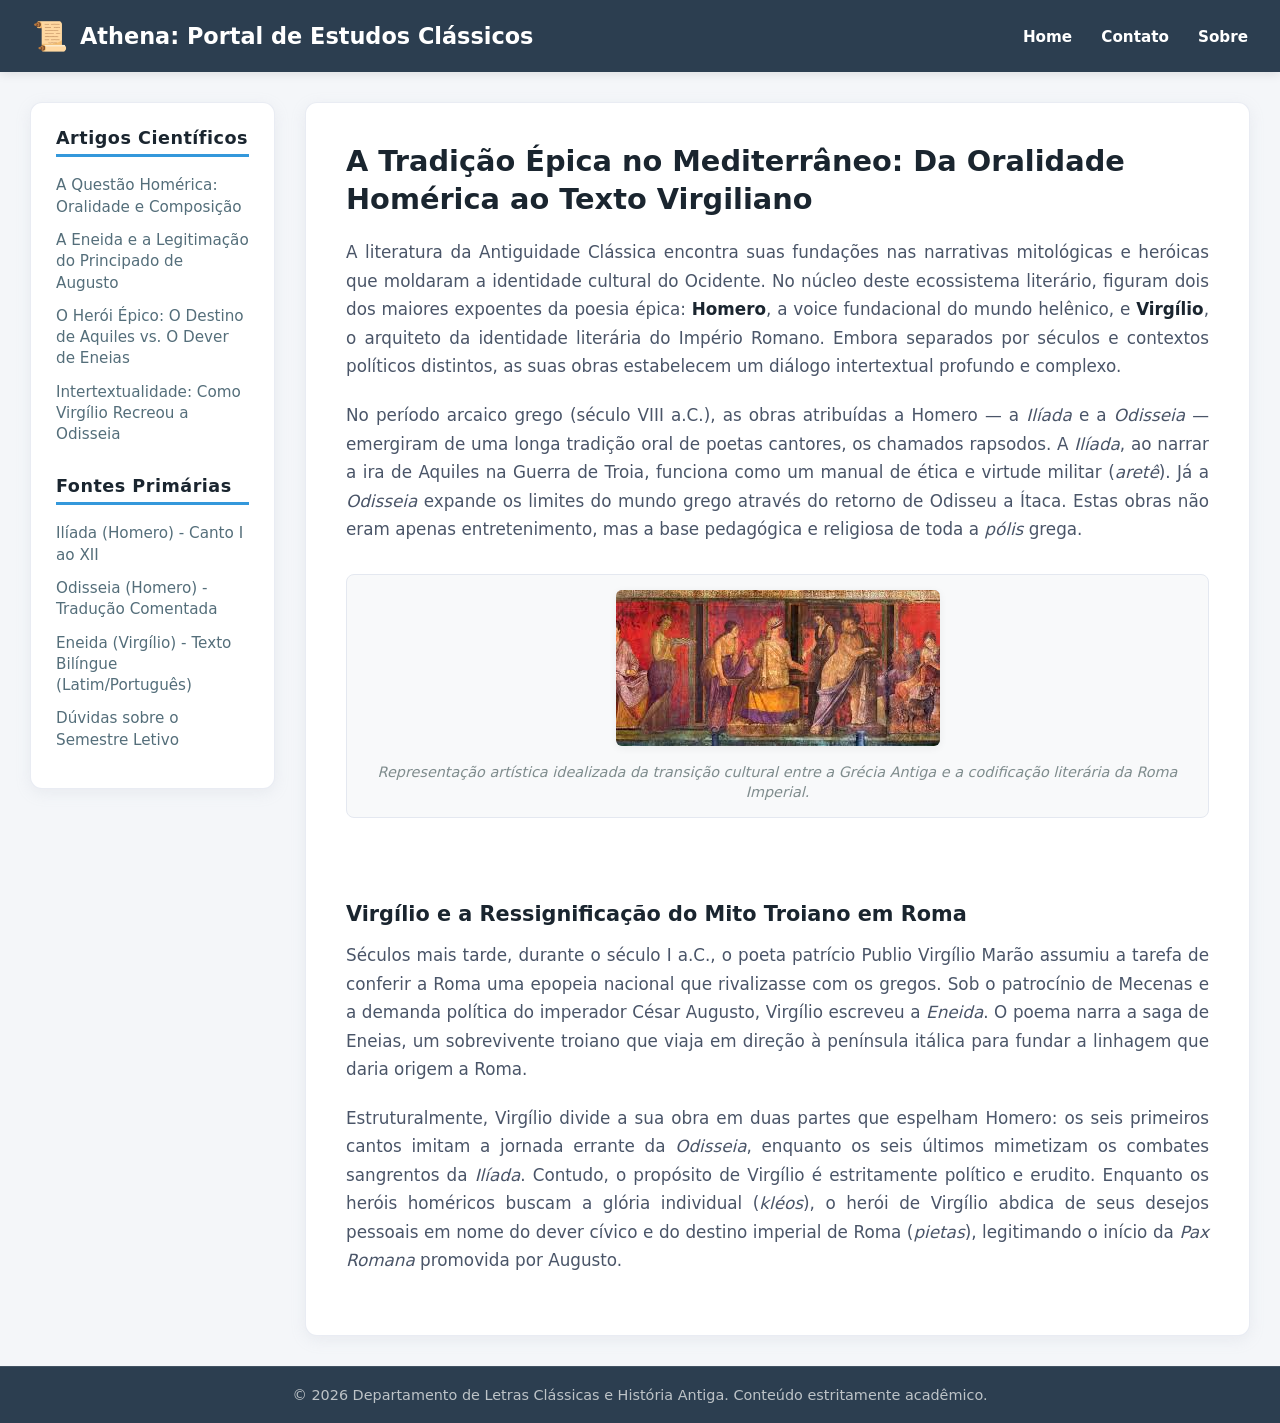
<file: index.html>
<!DOCTYPE html>
<html lang="pt-BR">
<head>
    <meta charset="UTF-8">
    <meta name="viewport" content="width=device-width, initial-scale=1.0">
    <title>Estudos Épicos: Homero e Virgílio - Portal Acadêmico</title>
    <link rel="stylesheet" href="estilos/layout.css">
</head>
<body>

    <header>
        <h1>
            <span>📜</span> Athena: Portal de Estudos Clássicos
        </h1>
        <nav>
            <a href="#">Home</a>
            <a href="paginas/contato.html">Contato</a>
            <a href="paginas/sobre.html">Sobre</a>
        </nav>
    </header>

    <aside>
        <h3>Artigos Científicos</h3>
        <ul>
            <li><a href="#">A Questão Homérica: Oralidade e Composição</a></li>
            <li><a href="#">A Eneida e a Legitimação do Principado de Augusto</a></li>
            <li><a href="#">O Herói Épico: O Destino de Aquiles vs. O Dever de Eneias</a></li>
            <li><a href="#">Intertextualidade: Como Virgílio Recreou a Odisseia</a></li>
        </ul>
        <br>
        <h3>Fontes Primárias</h3>
        <ul>
            <li><a href="#">Ilíada (Homero) - Canto I ao XII</a></li>
            <li><a href="#">Odisseia (Homero) - Tradução Comentada</a></li>
            <li><a href="#">Eneida (Virgílio) - Texto Bilíngue (Latim/Português)</a></li>
            <li><a href="paginas/contato.html">Dúvidas sobre o Semestre Letivo</a></li>
        </ul>
    </aside>

    <main>
        <section>
            <article>
                <h2>A Tradição Épica no Mediterrâneo: Da Oralidade Homérica ao Texto Virgiliano</h2>
                
                <p>A literatura da Antiguidade Clássica encontra suas fundações nas narrativas mitológicas e heróicas que moldaram a identidade cultural do Ocidente. No núcleo deste ecossistema literário, figuram dois dos maiores expoentes da poesia épica: <strong>Homero</strong>, a voice fundacional do mundo helênico, e <strong>Virgílio</strong>, o arquiteto da identidade literária do Império Romano. Embora separados por séculos e contextos políticos distintos, as suas obras estabelecem um diálogo intertextual profundo e complexo.</p>
                
                <p>No período arcaico grego (século VIII a.C.), as obras atribuídas a Homero — a <em>Ilíada</em> e a <em>Odisseia</em> — emergiram de uma longa tradição oral de poetas cantores, os chamados rapsodos. A <em>Ilíada</em>, ao narrar a ira de Aquiles na Guerra de Troia, funciona como um manual de ética e virtude militar (<em>aretê</em>). Já a <em>Odisseia</em> expande os limites do mundo grego através do retorno de Odisseu a Ítaca. Estas obras não eram apenas entretenimento, mas a base pedagógica e religiosa de toda a <em>pólis</em> grega.</p>
                
                <figure>
                    <img src="./midias/arte.jfif" alt="Busto clássico em mármore na Itália">
                    <figcaption>Representação artística idealizada da transição cultural entre a Grécia Antiga e a codificação literária da Roma Imperial.</figcaption>
                </figure>
                <br>
                <h3>Virgílio e a Ressignificação do Mito Troiano em Roma</h3>
                <p>Séculos mais tarde, durante o século I a.C., o poeta patrício Publio Virgílio Marão assumiu a tarefa de conferir a Roma uma epopeia nacional que rivalizasse com os gregos. Sob o patrocínio de Mecenas e a demanda política do imperador César Augusto, Virgílio escreveu a <em>Eneida</em>. O poema narra a saga de Eneias, um sobrevivente troiano que viaja em direção à península itálica para fundar a linhagem que daria origem a Roma.</p>
                
                <p>Estruturalmente, Virgílio divide a sua obra em duas partes que espelham Homero: os seis primeiros cantos imitam a jornada errante da <em>Odisseia</em>, enquanto os seis últimos mimetizam os combates sangrentos da <em>Ilíada</em>. Contudo, o propósito de Virgílio é estritamente político e erudito. Enquanto os heróis homéricos buscam a glória individual (<em>kléos</em>), o herói de Virgílio abdica de seus desejos pessoais em nome do dever cívico e do destino imperial de Roma (<em>pietas</em>), legitimando o início da <em>Pax Romana</em> promovida por Augusto.</p>
            </article>
        </section>
    </main>

    <footer>
        <p>&copy; 2026 Departamento de Letras Clássicas e História Antiga. Conteúdo estritamente acadêmico.</p>
    </footer>

</body>
</html>
</file>
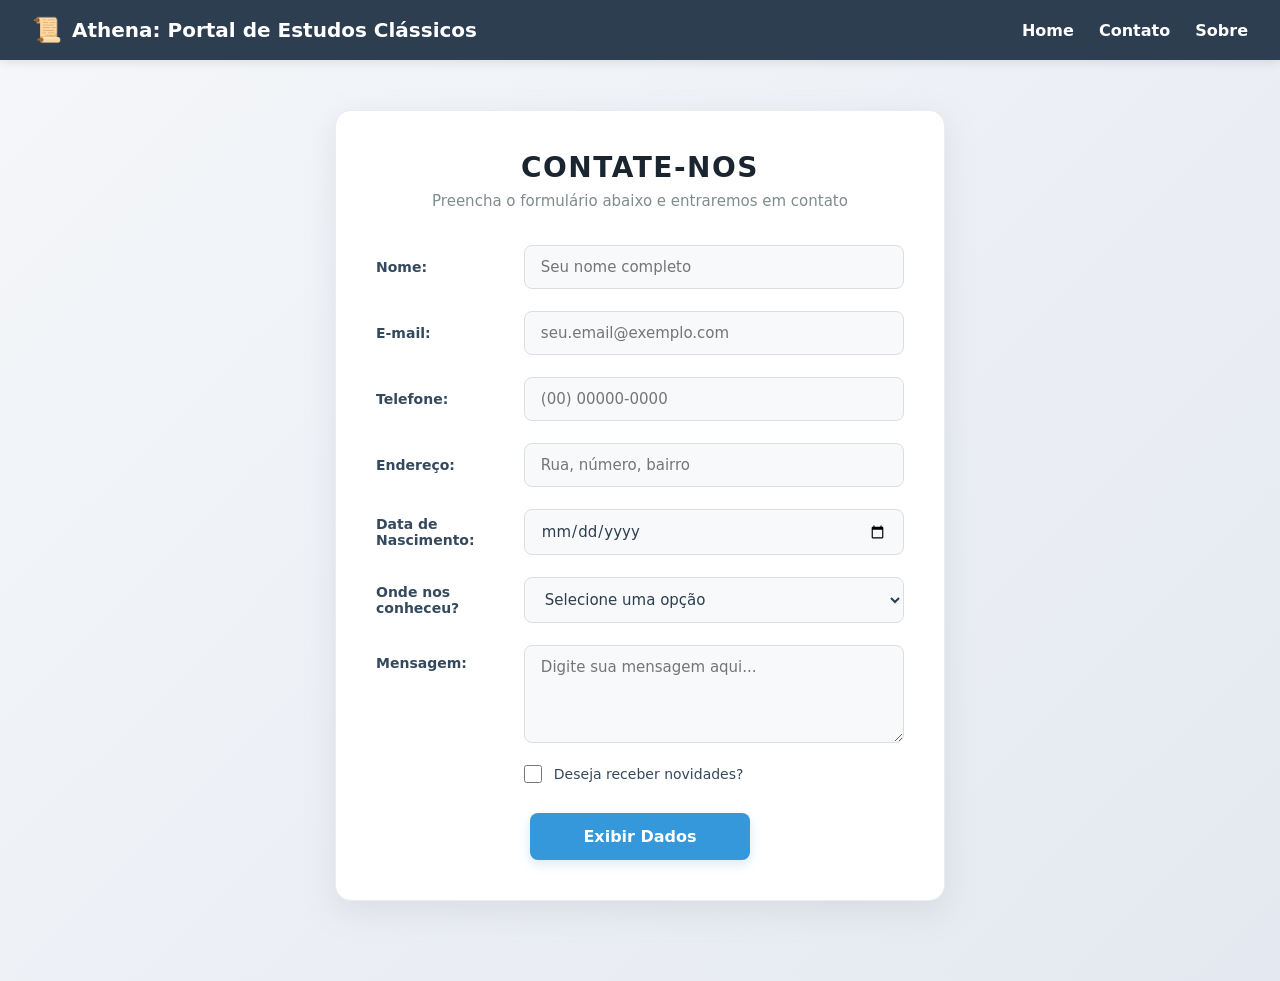
<file: paginas/contato.html>
<!DOCTYPE html>
<html lang="pt-BR">
<head>
    <meta charset="UTF-8">
    <meta name="viewport" content="width=device-width, initial-scale=1.0">
    <title>Contato - Portal Athena</title>
    <link rel="stylesheet" href="../estilos/style.css">
</head>
<body>

    <header>
        <hgroup>
            <span>📜</span>
            <h1>Athena: Portal de Estudos Clássicos</h1>
        </hgroup>
        <nav>
            <a href="../index.html">Home</a>
            <a href="#">Contato</a>
            <a href="sobre.html">Sobre</a>
        </nav>
    </header>

    <main>
        <section class="form-section">
            <h2>CONTATE-NOS</h2>
            <p class="subtitle">Preencha o formulário abaixo e entraremos em contato</p>

            <form id="contactForm">
                <fieldset>
                    <label for="nome">Nome:</label>
                    <input type="text" id="nome" required placeholder="Seu nome completo">
                </fieldset>

                <fieldset>
                    <label for="email">E-mail:</label>
                    <input type="email" id="email" required placeholder="seu.email@exemplo.com">
                </fieldset>

                <fieldset>
                    <label for="telefone">Telefone:</label>
                    <input type="tel" id="telefone" required placeholder="(00) 00000-0000">
                </fieldset>

                <fieldset>
                    <label for="endereco">Endereço:</label>
                    <input type="text" id="endereco" required placeholder="Rua, número, bairro">
                </fieldset>

                <fieldset>
                    <label for="nascimento">Data de Nascimento:</label>
                    <input type="date" id="nascimento" required>
                </fieldset>

                <fieldset>
                    <label for="origem">Onde nos conheceu?</label>
                    <select id="origem" required>
                        <option value="" disabled selected>Selecione uma opção</option>
                        <option value="Google / Busca">Google / Busca</option>
                        <option value="Redes Sociais">Redes Sociais</option>
                        <option value="Indicação de Amigo">Indicação de Amigo</option>
                        <option value="Outros">Outros</option>
                    </select>
                </fieldset>

                <fieldset>
                    <label for="mensagem">Mensagem:</label>
                    <textarea id="mensagem" rows="4" required placeholder="Digite sua mensagem aqui..."></textarea>
                </fieldset>

                <fieldset class="checkbox-group">
                    <input type="checkbox" id="novidades">
                    <label for="novidades">Deseja receber novidades?</label>
                </fieldset>

                <button type="submit" id="btnExibir">Exibir Dados</button>
            </form>
        </section>

        <section id="confirmacaoSection" class="confirm-section hidden">
            <h3>Confirmação dos Dados</h3>
            <p>Por favor, verifique se todas as informações estão corretas antes de enviar:</p>
            
            <output id="dadosInseridos">
                </output>

            <p class="action-buttons">
                <button type="button" id="btnConfirmar" class="btn-success">Confirmar e Enviar</button>
            </p>
        </section>
    </main>

    <script src="../js/script.js"></script>
</body>
</html>
</file>
<file: estilos/layout.css>
/* ==========================================================================
   Reset Básico e Estilos Gerais
   ========================================================================== */
   * {
    margin: 0;
    padding: 0;
    box-sizing: border-box;
    font-family: 'Segoe UI', system-ui, -apple-system, sans-serif;
}

body {
    background-color: #f4f6f9;
    color: #2c3e50;
    display: grid;
    /* Define o topo auto, o meio com 2 colunas (aside fixa e main flexível) e o rodapé auto */
    grid-template-rows: auto 1fr auto;
    grid-template-columns: 290px 1fr;
    min-height: 100vh;
}

/* ==========================================================================
   Header e Navegação (Compatível com Index e Sobre)
   ========================================================================== */
header {
    background-color: #2c3e50;
    color: white;
    padding: 1.2rem 2rem;
    display: flex;
    justify-content: space-between;
    align-items: center;
    grid-column: 1 / -1; /* Ocupa toda a largura do topo */
    box-shadow: 0 2px 10px rgba(0, 0, 0, 0.1);
}

/* Suporte para hgroup (sobre.html) e h1 direto (index.html) */
header h1, header hgroup {
    display: flex;
    align-items: center;
    gap: 12px;
}

header h1 {
    font-size: 1.4rem;
    font-weight: 600;
    color: #ffffff;
}

header hgroup h1 {
    font-size: 1.4rem;
}

header span {
    font-size: 1.8rem;
    display: inline-block;
}

nav a {
    color: white;
    text-decoration: none;
    margin-left: 24px;
    font-weight: 600;
    font-size: 0.95rem;
    transition: color 0.2s ease, transform 0.2s ease;
}

nav a:hover {
    color: #3498db;
}

/* ==========================================================================
   Layout de Colunas Intermediárias
   ========================================================================== */
body > aside {
    grid-column: 1;
    margin: 30px 15px 30px 30px; /* Margens elegantes separando as caixas */
}

body > main {
    grid-column: 2;
    margin: 30px 30px 30px 15px;
}

/* ==========================================================================
   Sidebar Esquerda (Aside)
   ========================================================================== */
aside {
    background-color: white;
    padding: 25px;
    border-radius: 12px;
    box-shadow: 0 4px 15px rgba(166, 173, 185, 0.15);
    height: fit-content;
    border: 1px solid rgba(228, 232, 240, 0.8);
}

aside h3 {
    margin-bottom: 18px;
    color: #1a252f;
    border-bottom: 3px solid #3498db;
    padding-bottom: 6px;
    font-size: 1.1rem;
    font-weight: 700;
    letter-spacing: 0.5px;
}

aside ul {
    list-style: none;
}

aside ul li {
    margin-bottom: 12px;
}

aside ul li a {
    color: #546e7a;
    text-decoration: none;
    font-size: 0.95rem;
    line-height: 1.4;
    display: block;
    transition: all 0.2s ease;
}

aside ul li a:hover {
    color: #3498db;
    transform: translateX(3px);
}

/* ==========================================================================
   Conteúdo Principal (Main e Artigos)
   ========================================================================== */
main {
    background-color: white;
    padding: 40px;
    border-radius: 12px;
    box-shadow: 0 4px 15px rgba(166, 173, 185, 0.15);
    border: 1px solid rgba(228, 232, 240, 0.8);
}

article h2 {
    color: #1a252f;
    font-size: 1.8rem;
    margin-bottom: 20px;
    font-weight: 700;
    line-height: 1.3;
}

article h3 {
    color: #1a252f;
    font-size: 1.3rem;
    margin-top: 35px;
    margin-bottom: 15px;
    font-weight: 600;
}

article p {
    font-size: 1.05rem;
    line-height: 1.7;
    margin-bottom: 20px;
    color: #4a5568;
    text-align: justify;
}

article strong {
    color: #1a252f;
}

article ul {
    margin-left: 20px;
    margin-bottom: 20px;
}

article ul li {
    font-size: 1.05rem;
    line-height: 1.6;
    color: #4a5568;
    margin-bottom: 10px;
}

/* ==========================================================================
   Estilização de Elementos de Mídia (Figure e Figcaption)
   ========================================================================== */
figure {
    background-color: #f8f9fa;
    padding: 15px;
    border-radius: 8px;
    text-align: center;
    margin: 30px 0;
    border: 1px solid #e4e8f0;
}

figure img {
    max-width: 100%;
    height: auto;
    border-radius: 6px;
    box-shadow: 0 2px 8px rgba(0,0,0,0.06);
}

figcaption {
    font-size: 0.9rem;
    color: #7f8c8d;
    margin-top: 12px;
    font-style: italic;
    line-height: 1.4;
}

/* ==========================================================================
   Rodapé (Footer)
   ========================================================================== */
footer {
    background-color: #2c3e50;
    color: #bdc3c7;
    text-align: center;
    padding: 20px;
    font-size: 0.9rem;
    grid-column: 1 / -1; /* Cruza todas as colunas no rodapé */
    border-top: 1px solid rgba(255,255,255,0.1);
}

/* ==========================================================================
   Responsividade (Tablets e Smartphones)
   ========================================================================== */
@media (max-width: 900px) {
    body {
        grid-template-columns: 1fr; /* Muda para apenas 1 coluna vertical */
        grid-template-rows: auto auto auto auto;
    }

    header {
        flex-direction: column;
        gap: 15px;
        text-align: center;
        padding: 1.5rem;
    }

    nav a {
        margin: 0 12px;
    }

    body > aside, body > main {
        grid-column: 1;
        width: auto;
        margin: 15px 20px;
    }

    body > aside {
        margin-top: 25px; /* Empurra o aside para baixo do header uniformemente */
    }
    
    main {
        padding: 25px;
    }
    
    article h2 {
        font-size: 1.5rem;
    }
}
</file>
<file: estilos/style.css>
/* ==========================================================================
   Configurações Gerais e Reset
   ========================================================================== */
   * {
    margin: 0;
    padding: 0;
    box-sizing: border-box;
    font-family: 'Segoe UI', system-ui, -apple-system, sans-serif;
}

body {
    background: linear-gradient(135deg, #f5f7fa 0%, #e4e8f0 100%);
    color: #2c3e50;
    min-height: 100vh;
    display: flex;
    flex-direction: column; /* Garante que o header fique no topo e o conteúdo abaixo */
}

/* ==========================================================================
   Componente de Cabeçalho (Header e Navegação)
   ========================================================================== */
header {
    background-color: #2c3e50;
    color: white;
    padding: 1rem 2rem;
    display: flex;
    justify-content: space-between;
    align-items: center;
    width: 100%;
    box-shadow: 0 2px 10px rgba(0, 0, 0, 0.1);
}

hgroup {
    display: flex;
    align-items: center;
    gap: 10px;
}

hgroup span {
    font-size: 24px;
}

header h1 {
    font-size: 20px;
    font-weight: 600;
    color: #ffffff;
}

nav a {
    color: white;
    text-decoration: none;
    margin-left: 20px;
    font-weight: bold;
    transition: color 0.2s ease;
}

nav a:hover {
    text-decoration: underline;
    color: #3498db;
}

/* ==========================================================================
   Área de Conteúdo Principal
   ========================================================================== */
main {
    width: 100%;
    max-width: 650px;
    margin: 50px auto; /* Espaçamento simétrico acima e abaixo do formulário */
    padding: 0 20px;
}

/* Cartões/Seções (Formulário e Confirmação) */
.form-section, .confirm-section {
    background: #ffffff;
    padding: 40px;
    border-radius: 16px;
    box-shadow: 0 10px 30px rgba(166, 173, 185, 0.25);
    margin-bottom: 30px;
    border: 1px solid rgba(228, 232, 240, 0.8);
}

/* Centralização dos Textos de Cabeçalho */
h2 {
    font-size: 28px;
    color: #1a252f;
    text-align: center;
    margin-bottom: 8px;
    letter-spacing: 1.5px;
    font-weight: 700;
}

.subtitle {
    text-align: center;
    color: #7f8c8d;
    margin-bottom: 35px;
    font-size: 15px;
}

h3 {
    color: #1a252f;
    margin-bottom: 20px;
    border-bottom: 3px solid #3498db;
    padding-bottom: 8px;
    font-size: 20px;
}

/* ==========================================================================
   Estrutura dos Campos (Lado a Lado com fieldset)
   ========================================================================== */
fieldset {
    border: none; /* Remove a borda padrão do fieldset */
    margin-bottom: 22px;
    display: flex;
    flex-direction: row;
    align-items: center;
    justify-content: space-between;
}

fieldset label {
    font-weight: 600;
    font-size: 14px;
    color: #34495e;
    width: 28%;
    text-align: left;
    padding-right: 15px;
}

/* Inputs, Select e Textarea */
input[type="text"],
input[type="email"],
input[type="tel"],
input[type="date"],
select,
textarea {
    width: 72%;
    padding: 12px 16px;
    border: 1.5px solid #dcdde1;
    border-radius: 8px;
    font-size: 15px;
    color: #2c3e50;
    background-color: #f8f9fa;
    transition: all 0.3s ease;
}

input:focus, select:focus, textarea:focus {
    border-color: #3498db;
    background-color: #ffffff;
    box-shadow: 0 0 0 4px rgba(52, 152, 219, 0.15);
    outline: none;
}

/* Ajuste fino para alinhar o topo da mensagem */
fieldset:has(textarea) {
    align-items: flex-start;
}
fieldset:has(textarea) label {
    padding-top: 10px;
}

/* Customização do Checkbox */
.checkbox-group {
    justify-content: flex-start;
    gap: 12px;
    cursor: pointer;
    padding-left: 28%;
    margin-top: 10px;
}

.checkbox-group input[type="checkbox"] {
    width: 18px;
    height: 18px;
    cursor: pointer;
    accent-color: #3498db;
}

.checkbox-group label {
    width: auto;
    font-weight: 500;
    user-select: none;
}

/* ==========================================================================
   Botões e Centralização
   ========================================================================== */
button {
    display: block;
    width: 220px;
    margin: 30px auto 0 auto;
    padding: 14px 24px;
    background-color: #3498db;
    color: white;
    border: none;
    border-radius: 8px;
    font-size: 16px;
    font-weight: 600;
    cursor: pointer;
    box-shadow: 0 4px 12px rgba(52, 152, 219, 0.2);
    transition: all 0.2s ease;
}

button:hover {
    background-color: #2980b9;
    transform: translateY(-2px);
    box-shadow: 0 6px 18px rgba(52, 152, 219, 0.3);
}

button:active {
    transform: translateY(0);
}

.btn-success {
    background-color: #2ecc71;
    box-shadow: 0 4px 12px rgba(46, 204, 113, 0.2);
}

.btn-success:hover {
    background-color: #27ae60;
    box-shadow: 0 6px 18px rgba(46, 204, 113, 0.3);
}

/* Container do botão de envio */
.action-buttons {
    margin: 0;
}

/* ==========================================================================
   Área de Exibição/Confirmação dos Dados
   ========================================================================== */
output {
    display: block; /* Garante comportamento de bloco para o output */
    background-color: #f8f9fa;
    padding: 20px;
    border-left: 4px solid #3498db;
    margin: 20px 0;
    border-radius: 0 8px 8px 0;
}

output p {
    margin-bottom: 12px;
    font-size: 15px;
    line-height: 1.5;
    border-bottom: 1px dashed #e4e8f0;
    padding-bottom: 8px;
}

output p:last-child {
    margin-bottom: 0;
    border-bottom: none;
    padding-bottom: 0;
}

output strong {
    color: #34495e;
    display: inline-block;
    width: 160px;
}

/* Controle de visibilidade */
.hidden {
    display: none;
}

/* ==========================================================================
   Responsividade (Para celulares)
   ========================================================================== */
@media (max-width: 480px) {
    header {
        flex-direction: column;
        gap: 15px;
        text-align: center;
    }
    nav a {
        margin: 0 10px;
    }
    fieldset {
        flex-direction: column;
        align-items: flex-start;
    }
    fieldset label, .checkbox-group {
        width: 100%;
        padding-left: 0;
        margin-bottom: 8px;
    }
    input[type="text"], input[type="email"], input[type="tel"], input[type="date"], select, textarea {
        width: 100%;
    }
    button {
        width: 100%;
    }
}
</file>
